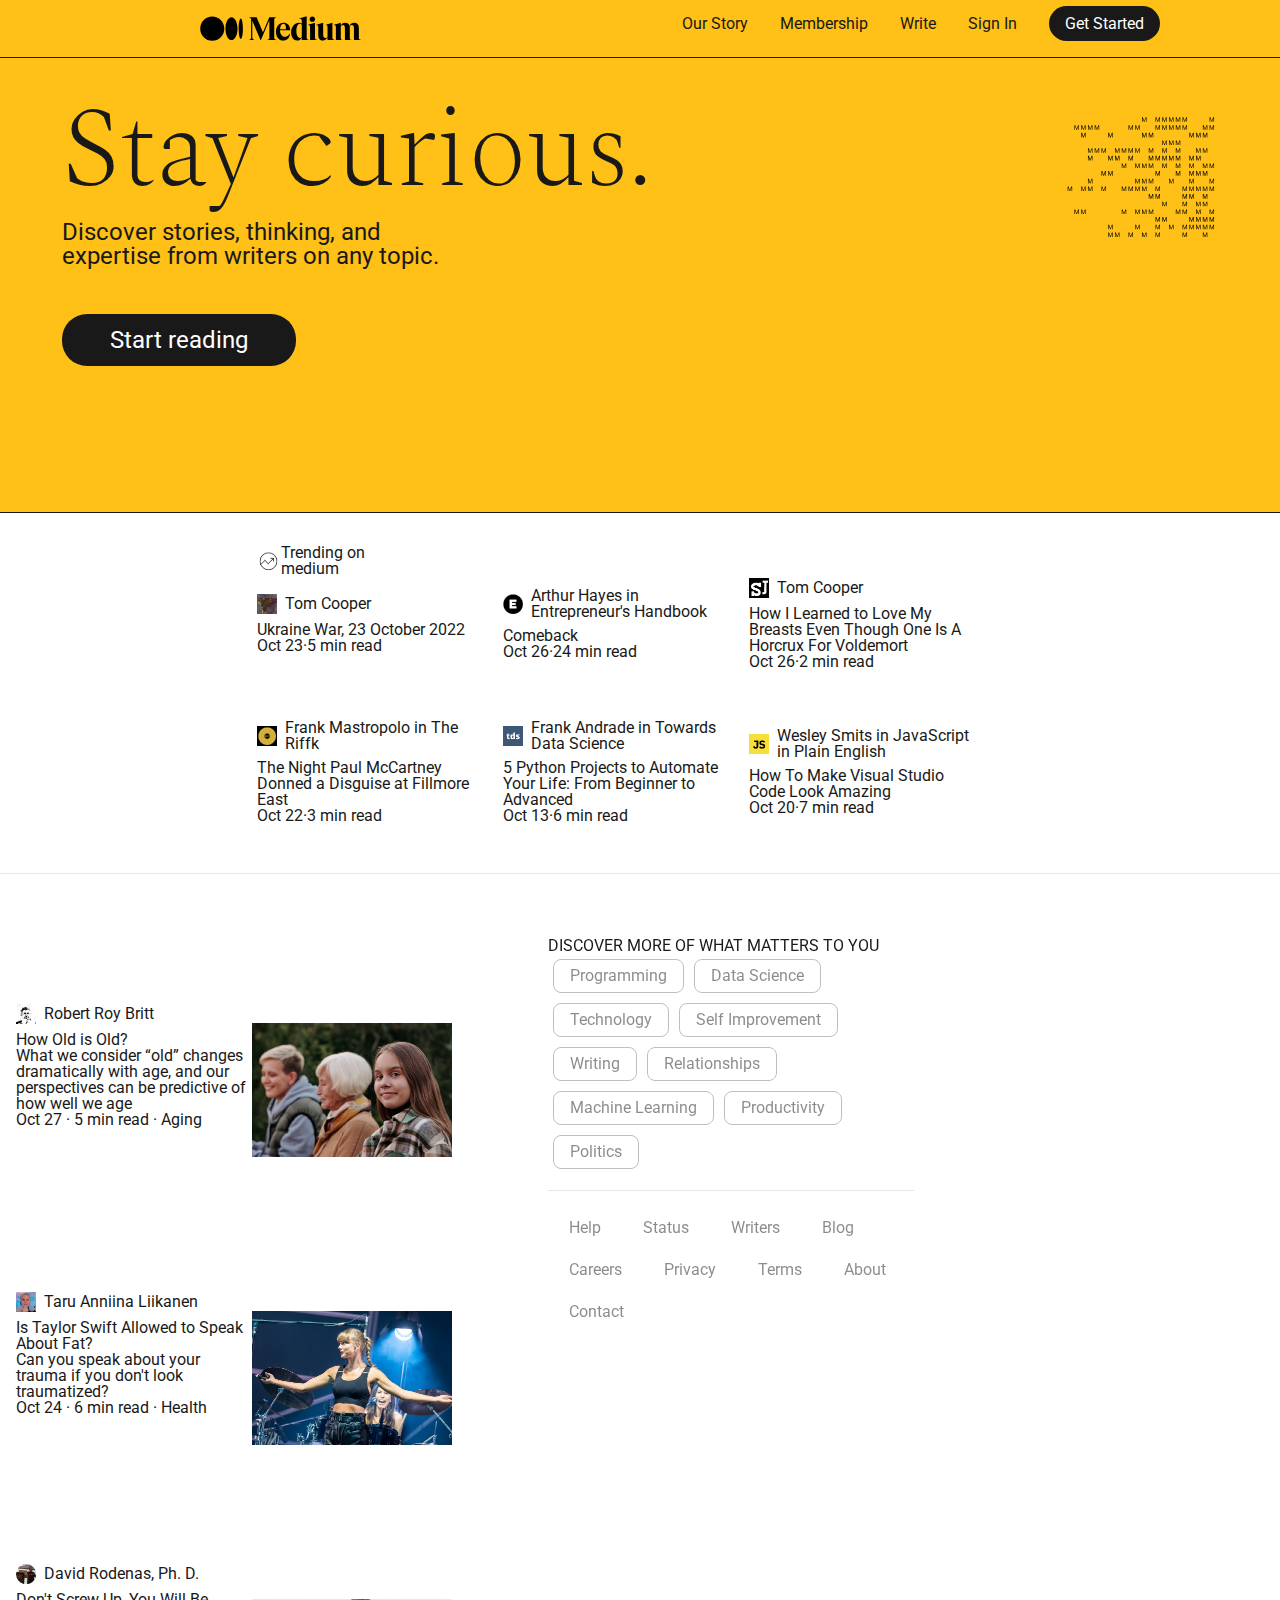
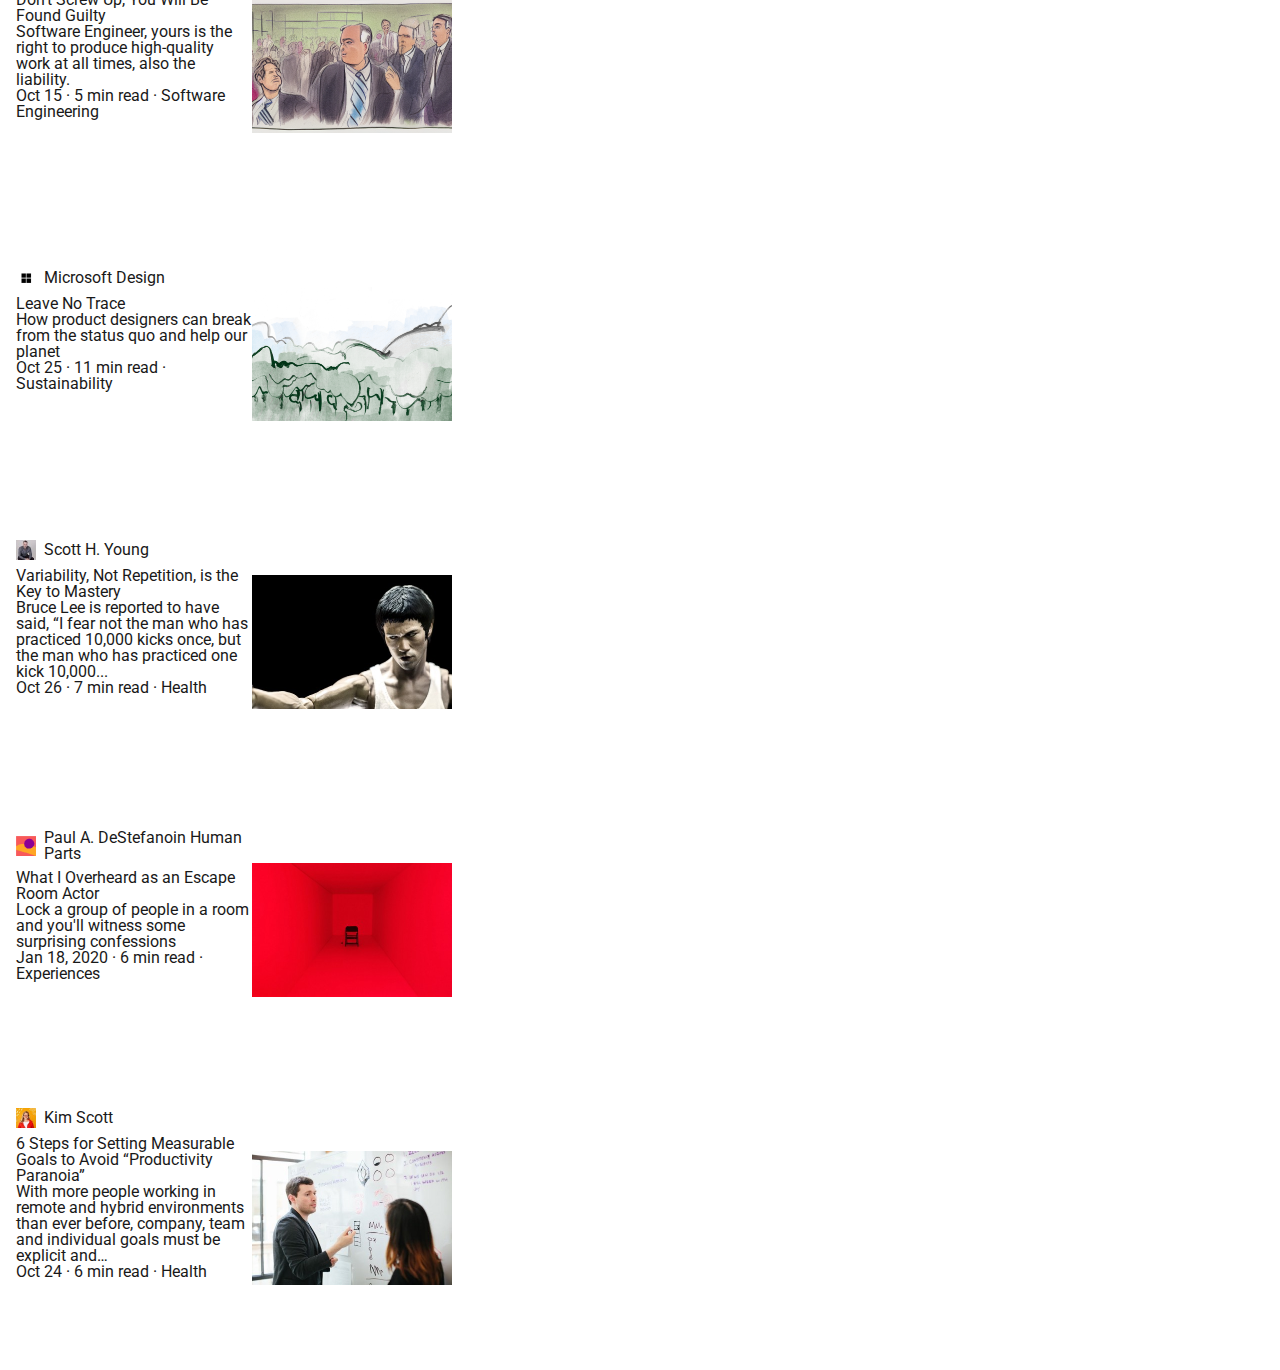
<file: base_di_partenza/index.html>
<!DOCTYPE html>
<html lang="en">
  <head>
    <meta charset="UTF-8" />
    <meta http-equiv="X-UA-Compatible" content="IE=edge" />
    <meta name="viewport" content="width=device-width, initial-scale=1.0" />
    <link rel="preconnect" href="https://fonts.googleapis.com" />
    <link rel="preconnect" href="https://fonts.gstatic.com" crossorigin />
    <link href="https://fonts.googleapis.com/css2?family=Spectral&display=swap" rel="stylesheet" />
    <link rel="preconnect" href="https://fonts.googleapis.com" />
    <link rel="preconnect" href="https://fonts.gstatic.com" crossorigin />
    <link href="https://fonts.googleapis.com/css2?family=Roboto&display=swap" rel="stylesheet" />
    <link rel="preconnect" href="https://fonts.googleapis.com" />
    <link rel="preconnect" href="https://fonts.gstatic.com" crossorigin />
    <link href="https://fonts.googleapis.com/css2?family=Roboto:wght@300&display=swap" rel="stylesheet" />
    <link rel="stylesheet" href="./assets/css/reset.css" />
    <link rel="stylesheet" href="./assets/css/style.css" />
    <title>Document</title>
  </head>

  <body>
    <div class="container">
      <header>
        <nav>
          <object data="./assets/imgs/svg/logo.svg" type="image/svg+xml"></object>
          <ul>
            <li><a class="nav-link" href="javascript:void(0)">Our Story</a></li>
            <li><a class="nav-link" href="javascript:void(0)">Membership</a></li>
            <li><a class="nav-link" href="javascript:void(0)">Write</a></li>
            <li><a class="nav-link" href="javascript:void(0)">Sign In</a></li>
            <li><a id="startedButton" class="nav-link round-link-1" href="javascript:void(0)">Get Started</a></li>
          </ul>
        </nav>
        <div class="hero">
          <div class="hero-text">
            <h1>Stay curious.</h1>
            <h2>
              Discover stories, thinking, and <br />
              expertise from writers on any topic.
            </h2>
            <a class="round-link-2" href="javascript:void(0)">Start reading</a>
          </div>
          <object id="mArtwork" data="./svg/svg.html" type="image/svg+xml"></object>
        </div>
      </header>
      <section class="trend">
        <div class="wrap-trend-title">
          <img src="../base_di_partenza/assets/imgs/svg/trending.svg" alt="Trend Icon" />
          <p class="trend-title"><strong>Trending on medium</strong></p>
        </div>
        <div class="trend-list">
          <li class="single-article">
            <div class="article-author">
              <img src="./assets/imgs/image01.jpeg" alt="trend-img" />
              <p>Tom Cooper</p>
            </div>
            <p><strong>Ukraine War, 23 October 2022</strong></p>
            <p>Oct 23·5 min read</p>
          </li>
          <li class="single-article">
            <div class="article-author">
              <img src="./assets/imgs/image02.png" alt="trend-img" />
              <p>Arthur Hayes in Entrepreneur's Handbook</p>
            </div>
            <p><strong>Comeback</strong></p>
            <p>Oct 26·24 min read</p>
          </li>
          <li class="single-article">
            <div class="article-author">
              <img src="./assets/imgs/image03.jpeg" alt="trend-img" />
              <p>Tom Cooper</p>
            </div>
            <p><strong>How I Learned to Love My Breasts Even Though One Is A Horcrux For Voldemort</strong></p>
            <p>Oct 26·2 min read</p>
          </li>
        </div>
        <div class="trend-list">
          <li class="single-article">
            <div class="article-author">
              <img src="./assets/imgs/image04.png" alt="trend-img" />
              <p>Frank Mastropolo in The Riffk</p>
            </div>
            <p><strong>The Night Paul McCartney Donned a Disguise at Fillmore East</strong></p>
            <p>Oct 22·3 min read</p>
          </li>
          <li class="single-article">
            <div class="article-author">
              <img src="./assets/imgs/image05.jpeg" alt="trend-img" />
              <p>Frank Andrade in Towards Data Science</p>
            </div>
            <p><strong>5 Python Projects to Automate Your Life: From Beginner to Advanced</strong></p>
            <p>Oct 13·6 min read</p>
          </li>
          <li class="single-article">
            <div class="article-author">
              <img src="./assets/imgs/image06.png" alt="trend-img" />
              <p>Wesley Smits in JavaScript in Plain English</p>
            </div>
            <p><strong>How To Make Visual Studio Code Look Amazing</strong></p>
            <p>Oct 20·7 min read</p>
          </li>
        </div>
      </section>
      <div class="main-wrap">
        <main class="main-section">
          <article class="main-article">
            <div class="single-article">
              <div class="article-author">
                <img src="./assets/imgs/image07.jpeg" alt="trend-img" />
                <p>Robert Roy Britt</p>
              </div>
              <p><strong>How Old is Old?</strong></p>
              <p>
                What we consider “old” changes dramatically with age, and our perspectives can be predictive of how well
                we age
              </p>
              <p>Oct 27 · 5 min read · Aging</p>
            </div>
            <img src="./assets/imgs/image08.jpeg" alt="Main Article Image" />
          </article>
          <article class="main-article">
            <div class="single-article">
              <div class="article-author">
                <img src="./assets/imgs/image09.jpeg" alt="trend-img" />
                <p>Taru Anniina Liikanen</p>
              </div>
              <p><strong>Is Taylor Swift Allowed to Speak About Fat?</strong></p>
              <p>Can you speak about your trauma if you don't look traumatized?</p>
              <p>Oct 24 · 6 min read · Health</p>
            </div>
            <img src="./assets/imgs/image10.jpeg" alt="Main Article Image" />
          </article>
          <article class="main-article">
            <div class="single-article">
              <div class="article-author">
                <img src="./assets/imgs/image11.jpeg" alt="trend-img" />
                <p>David Rodenas, Ph. D.</p>
              </div>
              <p><strong>Don't Screw Up, You Will Be Found Guilty</strong></p>
              <p>
                Software Engineer, yours is the right to produce high-quality work at all times, also the liability.
              </p>
              <p>Oct 15 · 5 min read · Software Engineering</p>
            </div>
            <img src="./assets/imgs/image12.png" alt="Main Article Image" />
          </article>
          <article class="main-article">
            <div class="single-article">
              <div class="article-author">
                <img src="./assets/imgs/image13.png" alt="trend-img" />
                <p>Microsoft Design</p>
              </div>
              <p><strong>Leave No Trace</strong></p>
              <p>How product designers can break from the status quo and help our planet</p>
              <p>Oct 25 · 11 min read · Sustainability</p>
            </div>
            <img src="./assets/imgs/image14.png" alt="Main Article Image" />
          </article>
          <article class="main-article">
            <div class="single-article">
              <div class="article-author">
                <img src="./assets/imgs/image15.jpeg" alt="trend-img" />
                <p>Scott H. Young</p>
              </div>
              <p><strong>Variability, Not Repetition, is the Key to Mastery</strong></p>
              <p>
                Bruce Lee is reported to have said, “I fear not the man who has practiced 10,000 kicks once, but the man
                who has practiced one kick 10,000...
              </p>
              <p>Oct 26 · 7 min read · Health</p>
            </div>
            <img src="./assets/imgs/image16.jpg" alt="Main Article Image" />
          </article>
          <article class="main-article">
            <div class="single-article">
              <div class="article-author">
                <img src="./assets/imgs/image17.png" alt="trend-img" />
                <p>Paul A. DeStefanoin Human Parts</p>
              </div>
              <p><strong>What I Overheard as an Escape Room Actor</strong></p>
              <p>Lock a group of people in a room and you'll witness some surprising confessions</p>
              <p>Jan 18, 2020 · 6 min read · Experiences</p>
            </div>
            <img src="./assets/imgs/image18.jpeg" alt="Main Article Image" />
          </article>
          <article class="main-article">
            <div class="single-article">
              <div class="article-author">
                <img src="./assets/imgs/image19.jpeg" alt="trend-img" />
                <p>Kim Scott</p>
              </div>
              <p><strong>6 Steps for Setting Measurable Goals to Avoid “Productivity Paranoia”</strong></p>
              <p>
                With more people working in remote and hybrid environments than ever before, company, team and
                individual goals must be explicit and…
              </p>
              <p>Oct 24 · 6 min read · Health</p>
            </div>
            <img src="./assets/imgs/image20.jpg" alt="Main Article Image" />
          </article>
        </main>
        <div class="side-container">
          <aside>
            <p><strong></strong>Discover more of what matters to you</p>
            <div class="tags">
              <a href="" target="_blank">Programming</a>
              <a href="" target="_blank">Data Science</a>
              <a href="" target="_blank">Technology</a>
              <a href="" target="_blank">Self Improvement</a>
              <a href="" target="_blank">Writing</a>
              <a href="" target="_blank">Relationships</a>
              <a href="" target="_blank">Machine Learning</a>
              <a href="" target="_blank">Productivity</a>
              <a href="" target="_blank">Politics</a>
            </div>
          </aside>
          <footer>
            <a href="#">Help</a>
            <a href="#">Status</a>
            <a href="#">Writers</a>
            <a href="#">Blog</a>
            <a href="#">Careers</a>
            <a href="#">Privacy</a>
            <a href="#">Terms</a>
            <a href="#">About</a>
            <a href="#">Contact</a>
          </footer>
        </div>
      </div>
    </div>
    <script src="./assets/css/js/main.js"></script>
  </body>
</html>
</file>
<file: base_di_partenza/assets/css/style.css>
html,
body {
  height: 100vh;
  color: #191919;
  font-family: "Roboto", sans-serif;
}

h1 {
  font-family: "Spectral", serif;
  font-size: 7em;
  font-weight: 100;
  margin: 0;
}

h1 + h2 {
  margin-bottom: 2em;
}

.container {
  display: flex;
  flex-direction: column;
}

header {
  margin-bottom: 2em;
  background-color: #ffc017;
  border-bottom: solid 1px #191919;
  height: 32em;
}

nav {
  background-color: #ffc017;
  display: flex;
  justify-content: space-around;
  border-bottom: solid 1px #191919;
  width: 100%;
  padding: 1em;
  position: fixed;
  top: 0;
  z-index: 1;
  padding-left: 3em;
}

nav ul {
  display: flex;
  justify-content: space-between;
  list-style-type: none;
}

nav ul li {
  padding: 0 1em;
}

a {
  text-decoration: none;
}

.nav-link {
  color: #191919;
}

.round-link-1 {
  background-color: #191919;
  color: white;
  border-radius: 25px;
  padding: 8px 1em;
}

.round-link-2 {
  background-color: #191919;
  color: white;
  border-radius: 25px;
  padding: 0.5em 2em;
  font-size: 1.5em;
}

.green-button {
  background-color: #1a8917;
}

.hero {
  display: flex;
  justify-content: flex-end;
  align-items: center;
  background-color: #ffc017;
}

.hero-text {
  margin-right: 20.5em;
  padding-top: 6em;
}

.hero-text h2 {
  font-size: 1.5em;
  font-weight: 400;
  margin-top: 0.5em;
  margin-bottom: 2.5em;
}

.trend {
  display: flex;
  flex-direction: column;
  justify-content: center;
  width: 60%;
  margin: 0 auto;
}

.wrap-trend-title {
  display: flex;
  justify-content: flex-start;
  align-items: center;
  float: left;
  width: 20%;
}

.wrap-trend-title img {
  width: 26px;
  height: 26px;
}

.wrap-trend-title p {
  margin: 0;
}

.trend-list {
  display: flex;
  border: solid 1px white;
  display: flex;
}

.article-author {
  display: flex;
  align-items: center;
  margin-bottom: 8px;
}

.article-author img {
  width: 20px;
  height: 20px;
  margin-right: 8px;
  display: flex;
  align-items: flex-end;
}

.trend-list .single-article p {
  margin-bottom: 0px;
}

.single-article {
  display: flex;
  flex-direction: column;
  width: 30%;
  padding-right: 1em;
  justify-content: center;
  margin-bottom: 3em;
}

.main-wrap {
  display: flex;
  justify-content: center;
  border-top: 1px solid rgb(230, 230, 230);
  position: relative;
  top: 0;
}

.main-section {
  width: 60%;
  margin: 0 auto;
  margin-right: 5em;
  padding-top: 5em;
}

.main-article {
  display: flex;
  justify-content: space-between;
  align-items: center;
  margin-bottom: 1em;
  height: 15em;
  padding: 1em;
  z-index: 1;
}

.main-article p {
  margin: 0;
}

.main-article img:last-child {
  width: 200px;
  height: 134px;
}

.main-article .single-article {
  padding: 0;
  width: 100%;
}

.side-container {
  position: sticky;
  height: 100%;
  top: 0;
}

aside {
  width: 50%;
  padding-top: 4em;
  border-bottom: 1px solid rgb(230, 230, 230);
  margin-bottom: 1em;
}

aside p {
  text-transform: uppercase;
}

.tags {
  margin-bottom: 1em;
}

.tags,
footer {
  display: flex;
  flex-wrap: wrap;
}

.tags a,
footer a {
  border: solid 1px gray;
  border-radius: 8px;
  padding: 5px;
  margin: 5px;
  color: #191919;
  opacity: 0.5;
  padding: 8px 1em;
}

footer {
  width: 50%;
}

footer a {
  border: none;
}
</file>
